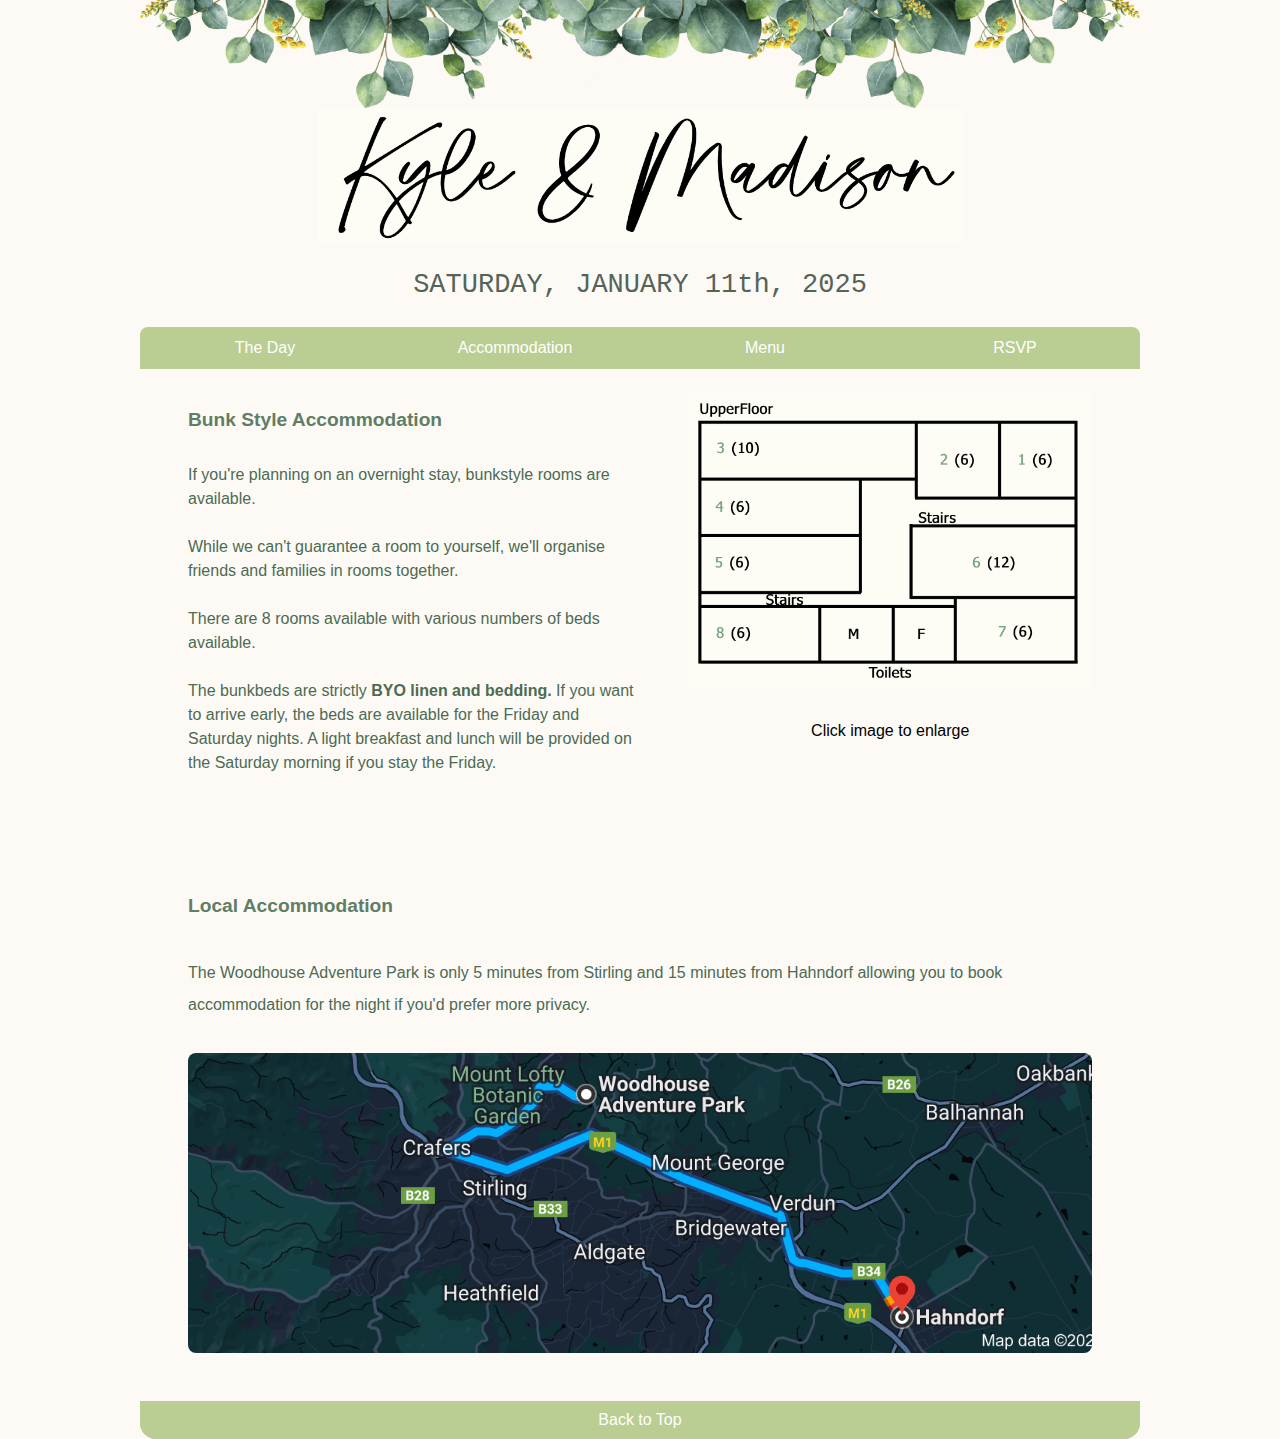
<file: accommodation.html>
<!DOCTYPE html>
<html lang="en">
<head>
    <meta name="color-scheme" content="light only">
    <meta name="description" content="Your invitation to Kyle and Madi's Wedding">
    <meta charset="UTF-8">
    <meta name="viewport" content="width=device-width, initial-scale=1.0">
    <title>Kyle and Madi Say I do!</title>
    <link rel="stylesheet" href="stylesheet.css?version=1">
</head>
<body> 
<div class="container-body">
    <div class="container-header">
        <div class="bannerimage"></div>    
            <a href="index" class="hef">
                <div class="titlecard"></div>
            </a>
        <p class="date">SATURDAY, JANUARY 11th, 2025</p>
        <div class="menu">
            <div>
            <a href="theday">
              The Day
            </a>
          </div>
          <div>
            <a href="accommodation">
              Accommodation
            </a>
          </div>
          <div>
            <a href="themenu">
              Menu
            </a>
          </div>
          <div>
            <a href="rsvp">
              RSVP
            </a>
          </div>
        </div>
    </div>
        <main>
            
            <div class="textcontainer grid2">
                <div class="textboxs">
                <h1 class="acomh1">Bunk Style Accommodation</h1>
                <P class="acomtext">If you're planning on an overnight stay, bunkstyle rooms are available.<br><br>
                While we can't guarantee a room to yourself, we'll organise friends and families in rooms together.<br><br>
                There are 8 rooms available with various numbers of beds available.<br><br>
                The bunkbeds are strictly <b>BYO linen and bedding.</b>
                If you want to arrive early, the beds are available for the Friday and Saturday nights. 
                A light breakfast and lunch will be provided on the Saturday morning if you stay the Friday.
            </P>
            </div>
            <div class="image-container">
                <img id="bunkimage" src="floorplan.jpg" alt="Manor Floor plan" class="thumbnail">
                <p>Click image to enlarge</p>
            </div>
            
            <!-- The Modal -->
            <div id="imageModal" class="modal">
                <span class="close">&times;</span>
                <img class="modal-content" id="img01">
                <div id="caption"></div>
            </div>
            </div>

            <div class="textbox1">
                <h1 class="acomh2">Local Accommodation</h1>
                <p class="localacom">The Woodhouse Adventure Park is only 5 minutes from Stirling and 15 minutes from Hahndorf
                    allowing you to book accommodation for the night if you'd prefer more privacy.
                </p>

                <div class="hahndorf"></div>
            </div>


        </main>

        <script>
            document.addEventListener('DOMContentLoaded', function() {
                // Get the modal
                var modal = document.getElementById("imageModal");
            
                // Get the image and insert it inside the modal
                var img = document.getElementById("bunkimage");
                var modalImg = document.getElementById("img01");
                var captionText = document.getElementById("caption");
            
                img.onclick = function() {
                    modal.style.display = "block";
                    modalImg.src = this.src;
                    captionText.innerHTML = this.alt;
                }
            
                // Get the <span> element that closes the modal
                var span = document.getElementsByClassName("close")[0];
            
                // When the user clicks on <span> (x), close the modal
                span.onclick = function() { 
                    modal.style.display = "none";
                }
            });
            </script>

       <footer>
        <a href="#" class="buttonbtt">Back to Top</a>
       </footer>
    </div>
</body>
</html>
</file>
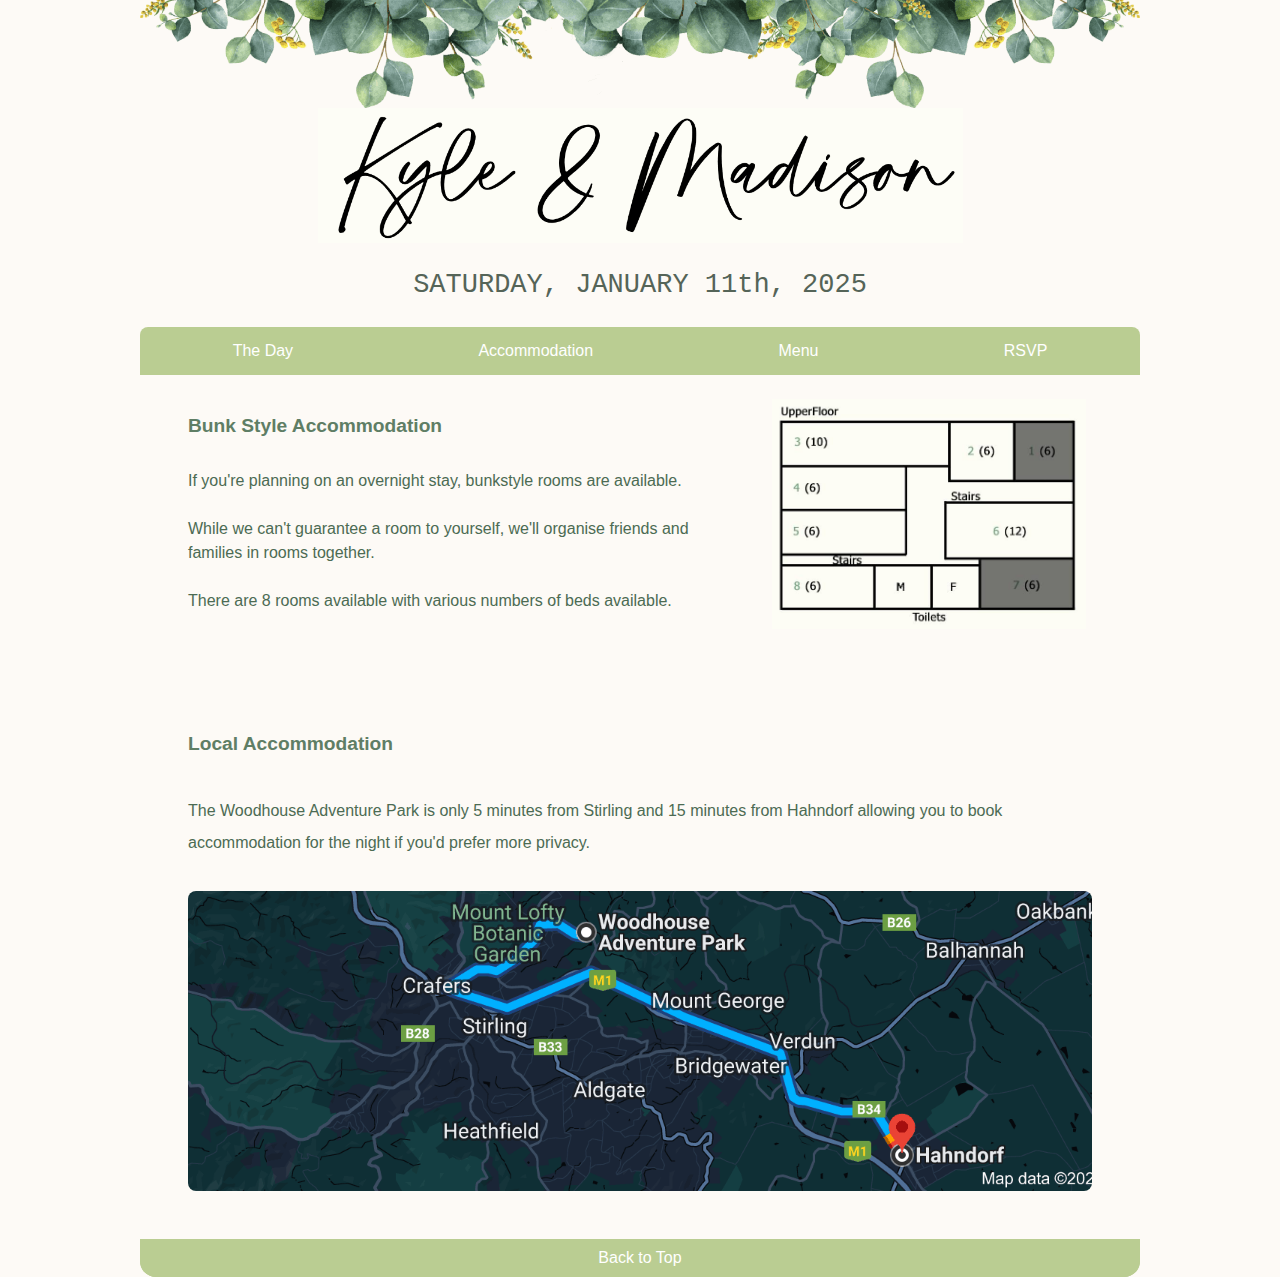
<file: accommodationBASIC.html>
<!DOCTYPE html>
<html lang="en">
<head>
    <meta charset="UTF-8">
    <meta name="viewport" content="width=device-width, initial-scale=1.0">
    <title>Wedding Invitation</title>
   <link rel="stylesheet" href="stylesheet.css">
</head>
<body> 
<div class="container-body">
    <div class="container-header">
        <div class="bannerimage"></div>    
            <a href="index.html" class="hef">
                <div class="titlecard"></div>
            </a>
        <p class="date">SATURDAY, JANUARY 11th, 2025</p>
            <div class="navigation">
                <a href="theday.html" class="button-nav">The Day</a>
                <a href="accommodation.html" class="button-nav">Accommodation</a>
                <a href="themenu.html" class="button-nav">Menu</a>
                <a href="rsvp.html" class="button-nav">RSVP</a>
            </div>
    </div>
        <main>
            
            <div class="textcontainer grid2">
                <div class="textboxs">
                <h1 class="acomh1">Bunk Style Accommodation</h1>
                <P class="acomtext">If you're planning on an overnight stay, bunkstyle rooms are available.<br><br>
                While we can't guarantee a room to yourself, we'll organise friends and families in rooms together.<br><br>
                There are 8 rooms available with various numbers of beds available.
            </P>
            </div>
            <div class="bunkimage"></div>
            </div>

            <div class="textbox1">
                <h1 class="acomh2">Local Accommodation</h1>
                <p class="localacom">The Woodhouse Adventure Park is only 5 minutes from Stirling and 15 minutes from Hahndorf
                    allowing you to book accommodation for the night if you'd prefer more privacy.
                </p>

                <div class="hahndorf"></div>
            </div>


        </main>

       <footer>
        <a href="#" class="buttonbtt">Back to Top</a>
       </footer>
    </div>
</body>
</html>
</file>
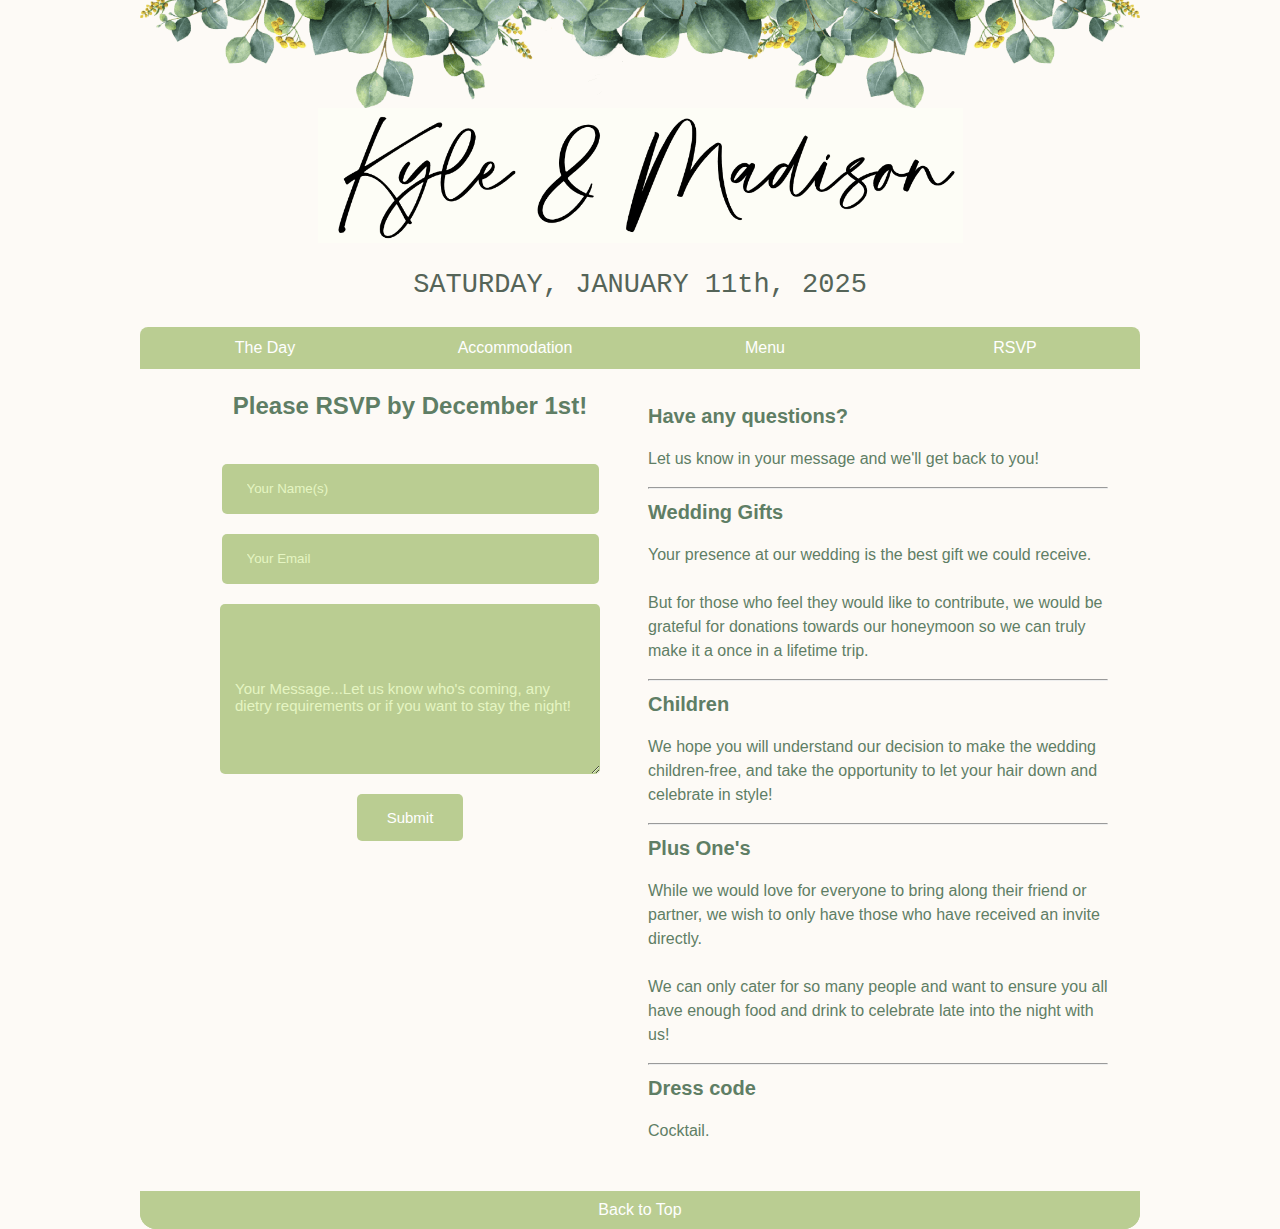
<file: rsvp.html>
<!DOCTYPE html>
<html lang="en">
<head>
    <meta name="color-scheme" content="light only">
    <meta name="description" content="Your invitation to Kyle and Madi's Wedding">
    <meta charset="UTF-8">
    <meta name="viewport" content="width=device-width, initial-scale=1.0">
    <title>Kyle and Madi Say I do!</title>
    <link rel="stylesheet" href="stylesheet.css?version=1">
</head>
<body> 
<div class="container-body">
    <div class="container-header">
        <div class="bannerimage"></div>    
            <a href="index" class="hef">
                <div class="titlecard"></div>
            </a>
        <p class="date">SATURDAY, JANUARY 11th, 2025</p>
        <div class="menu">
            <div>
            <a href="theday">
              The Day
            </a>
          </div>
          <div>
            <a href="accommodation">
              Accommodation
            </a>
          </div>
          <div>
            <a href="themenu">
              Menu
            </a>
          </div>
          <div>
            <a href="rsvp">
              RSVP
            </a>
          </div>
        </div>
    </div>

    <main>
          
        <div class="contact-container">
            <form action="https://api.web3forms.com/submit" method="POST" class="contact-left">
                <div class="contact-left-title">
                    <h2>Please RSVP by December 1st!</h2>
                </div>
                <input type="hidden" name="access_key" value="e7132b1d-bf76-4880-bef2-07ee915487bc">
                <input type="text" name="name" placeholder="Your Name(s)" class="contact-inputs" required>
                <input type="email" name="email" placeholder="Your Email" class="contact-inputs" required>
                <textarea name="message" placeholder="Your Message...Let us know who's coming, any dietry requirements or if you want to stay the night!" class="contact-inputs" required></textarea>
                <button type="submit" class="subbut">Submit</button>
            </form>
            <div class="contact-right">
                <div class="rsvph2">Have any questions?<br></div>
                <p class="rsvptext">Let us know in your message and we'll get back to you!</p>
                <hr>
                <div class="rsvph2">Wedding Gifts</div>
                <p class="rsvptext">Your presence at our wedding is the best gift we could receive.<br><br>
                    But for those who feel they would like to contribute, we would be grateful for donations
                    towards our honeymoon so we can truly make it a once in a lifetime trip.
                </p>
                <hr>
                <div class="rsvph2">Children</div>
                <p class="rsvptext">We hope you will understand our decision to make the wedding children-free, and take the opportunity
                    to let your hair down and celebrate in style!
                </p>
                <hr>
                <div class="rsvph2">Plus One's</div>
                <p class="rsvptext">While we would love for everyone to bring along their friend or partner, we wish to only have those
                    who have received an invite directly. <br><br>
                    We can only cater for so many people and want to ensure you all have enough food and drink
                    to celebrate late into the night with us!
                </p>
              </p>
              <hr>
              <div class="rsvph2">Dress code</div>
              <p class="rsvptext">Cocktail.
              </p>
            </div>
        </div>

    </main>

   <footer>
    <a href="#" class="buttonbtt">Back to Top</a>
   </footer>
</div>
</body>
</html>
</file>
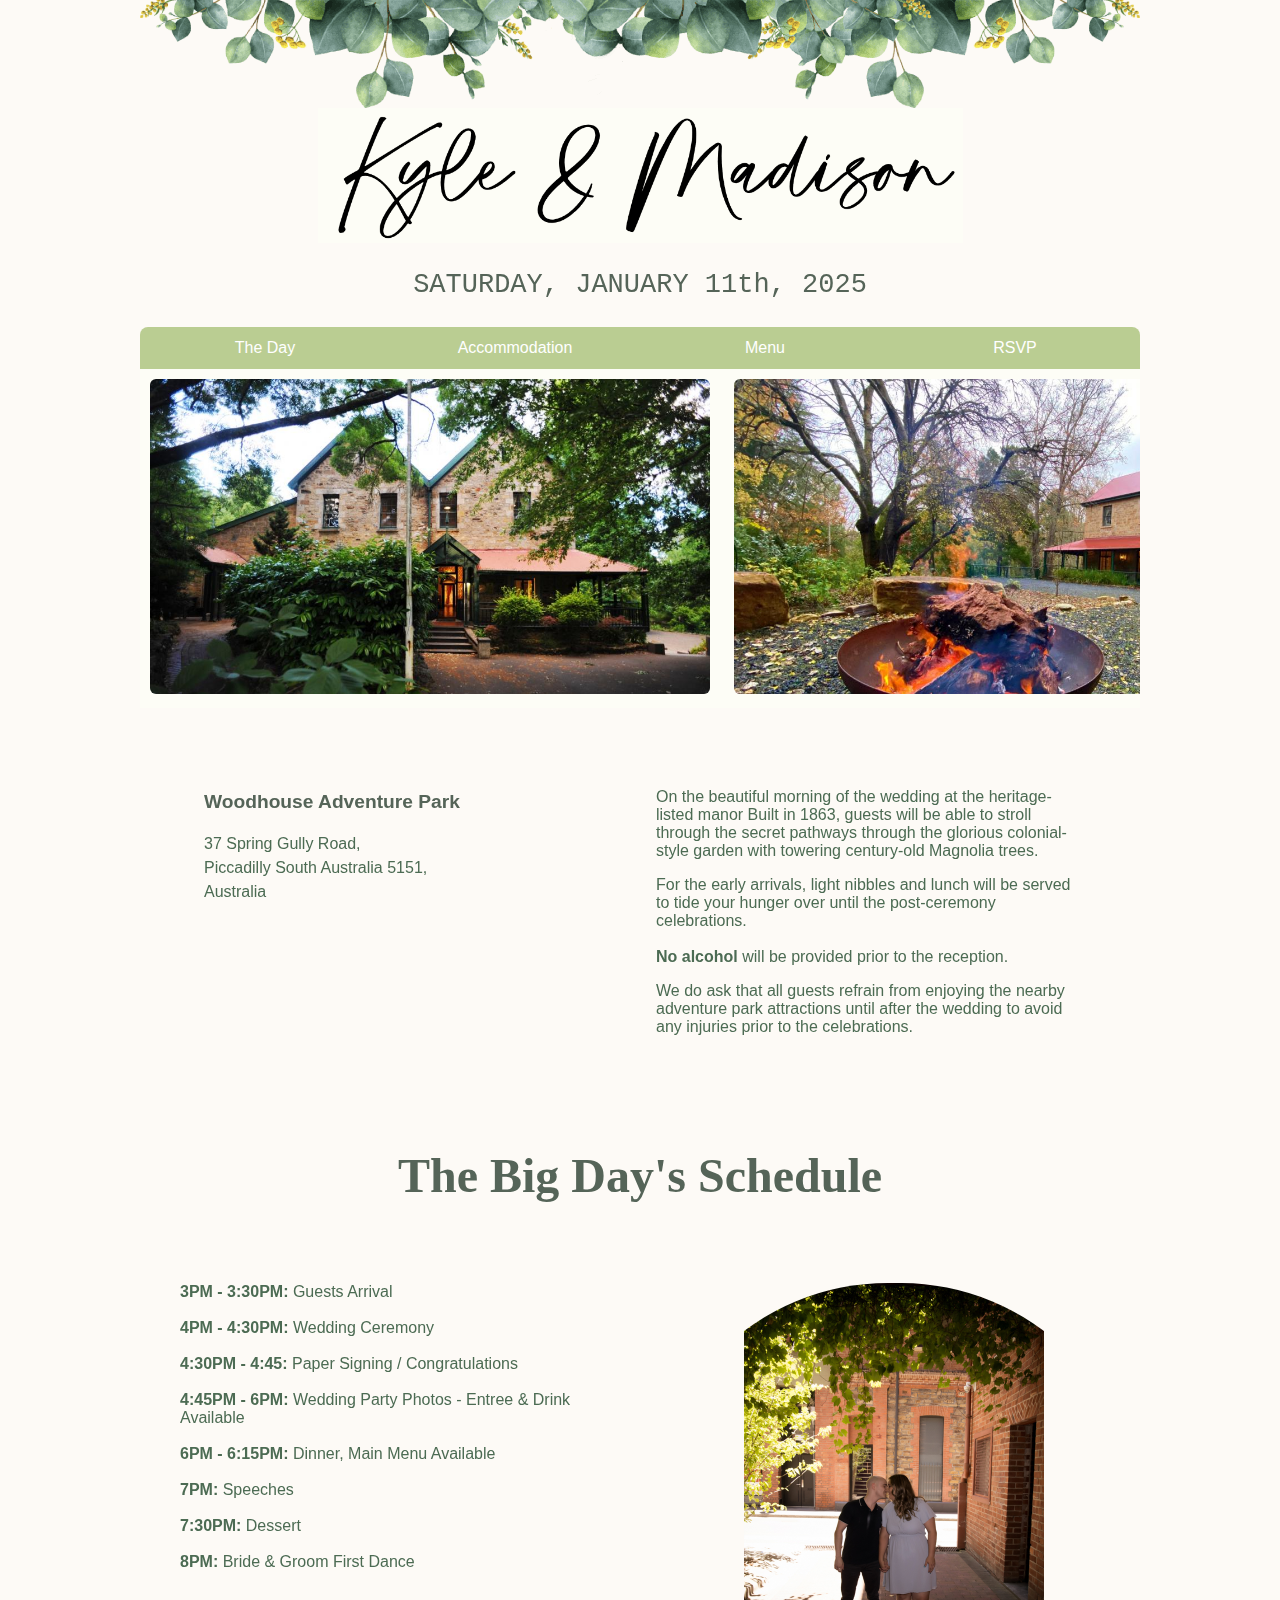
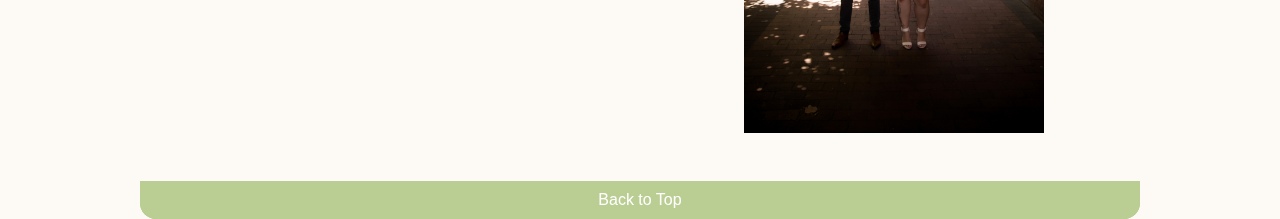
<file: theday.html>
<!DOCTYPE html>
<html lang="en">
<head>
    <meta name="color-scheme" content="light only">
    <meta name="description" content="Your invitation to Kyle and Madi's Wedding">
    <meta charset="UTF-8">
    <meta name="viewport" content="width=device-width, initial-scale=1.0">
    <title>Kyle and Madi Say I do!</title>
    <link rel="stylesheet" href="stylesheet.css?version=1">
</head>
<body> 
<div class="container-body">
    <div class="container-header">
        <div class="bannerimage"></div>    
            <a href="index" class="hef">
                <div class="titlecard"></div>
            </a>
        <p class="date">SATURDAY, JANUARY 11th, 2025</p>
        <div class="menu">
            <div>
            <a href="theday">
              The Day
            </a>
          </div>
          <div>
            <a href="accommodation">
              Accommodation
            </a>
          </div>
          <div>
            <a href="themenu">
              Menu
            </a>
          </div>
          <div>
            <a href="rsvp">
              RSVP
            </a>
          </div>
        </div>
    </div>
<main>
    <div class="scroll-container">
        <img class="scrollimage" src="Old-Woodhouse-Manor-Front-Entrance.jpg" alt="Front Entrance">
        <img class="scrollimage" src="Old-Woodhouse-Manor-Fire-Pit-and-Gravel-Courtyard.jpg" alt="Fire Pit">
        <img class="scrollimage" src="Old-Woodhouse-Manor-Garden.jpg" alt="Garden">
        <img class="scrollimage" src="Old-Woodhouse-Manor-Waterfall.jpg" alt="Waterfalls">
        <img class="scrollimage" src="Challenge-Hill-More2.png" alt="Challenge Hill">
      </div>

      <div class="parent">
        <div class="child1">
            <p class="woodhousetitle">Woodhouse Adventure Park</p>
            <p class="address">37 Spring Gully Road,<br>
            Piccadilly South Australia 5151,<br>
            Australia</p>
        </div>
        <div class="child2">
            <p>On the beautiful morning of the wedding at the heritage-listed manor Built in 1863, guests will be able to stroll through the secret pathways through the glorious colonial-style garden with towering century-old Magnolia trees.</p>
            <p>For the early arrivals, light nibbles and lunch will be served to tide your hunger over until the post-ceremony celebrations. <br><br><b>No alcohol</b> will be provided prior to the reception.</p>
            <p>We do ask that all guests refrain from enjoying the nearby adventure park attractions until after the wedding to avoid any injuries prior to the celebrations.</p>
        </div>
    </div>
    
    <div class="bigday">The Big Day's Schedule

            <div class="schedule">
                <ul class="schedulelist">
                    <li><b>3PM - 3:30PM:</b> Guests Arrival</li><br>
                    <li><b>4PM - 4:30PM:</b> Wedding Ceremony</li><br>
                    <li><b>4:30PM - 4:45:</b> Paper Signing / Congratulations</li><br>
                    <li><b>4:45PM - 6PM:</b> Wedding Party Photos - Entree & Drink Available</li><br>
                    <li><b>6PM - 6:15PM:</b> Dinner, Main Menu Available</li><br>
                    <li><b>7PM:</b> Speeches</li><br>
                    <li><b>7:30PM:</b> Dessert</li><br>
                    <li><b>8PM:</b> Bride & Groom First Dance</li><br> 
                </ul>
                <div class="schdbox"></div> 
            </div>
        
    </div>

       <footer>
        <a href="#" class="buttonbtt">Back to Top</a>
       </footer>
       
</main>
    
</div>
</body>
</html>
</file>
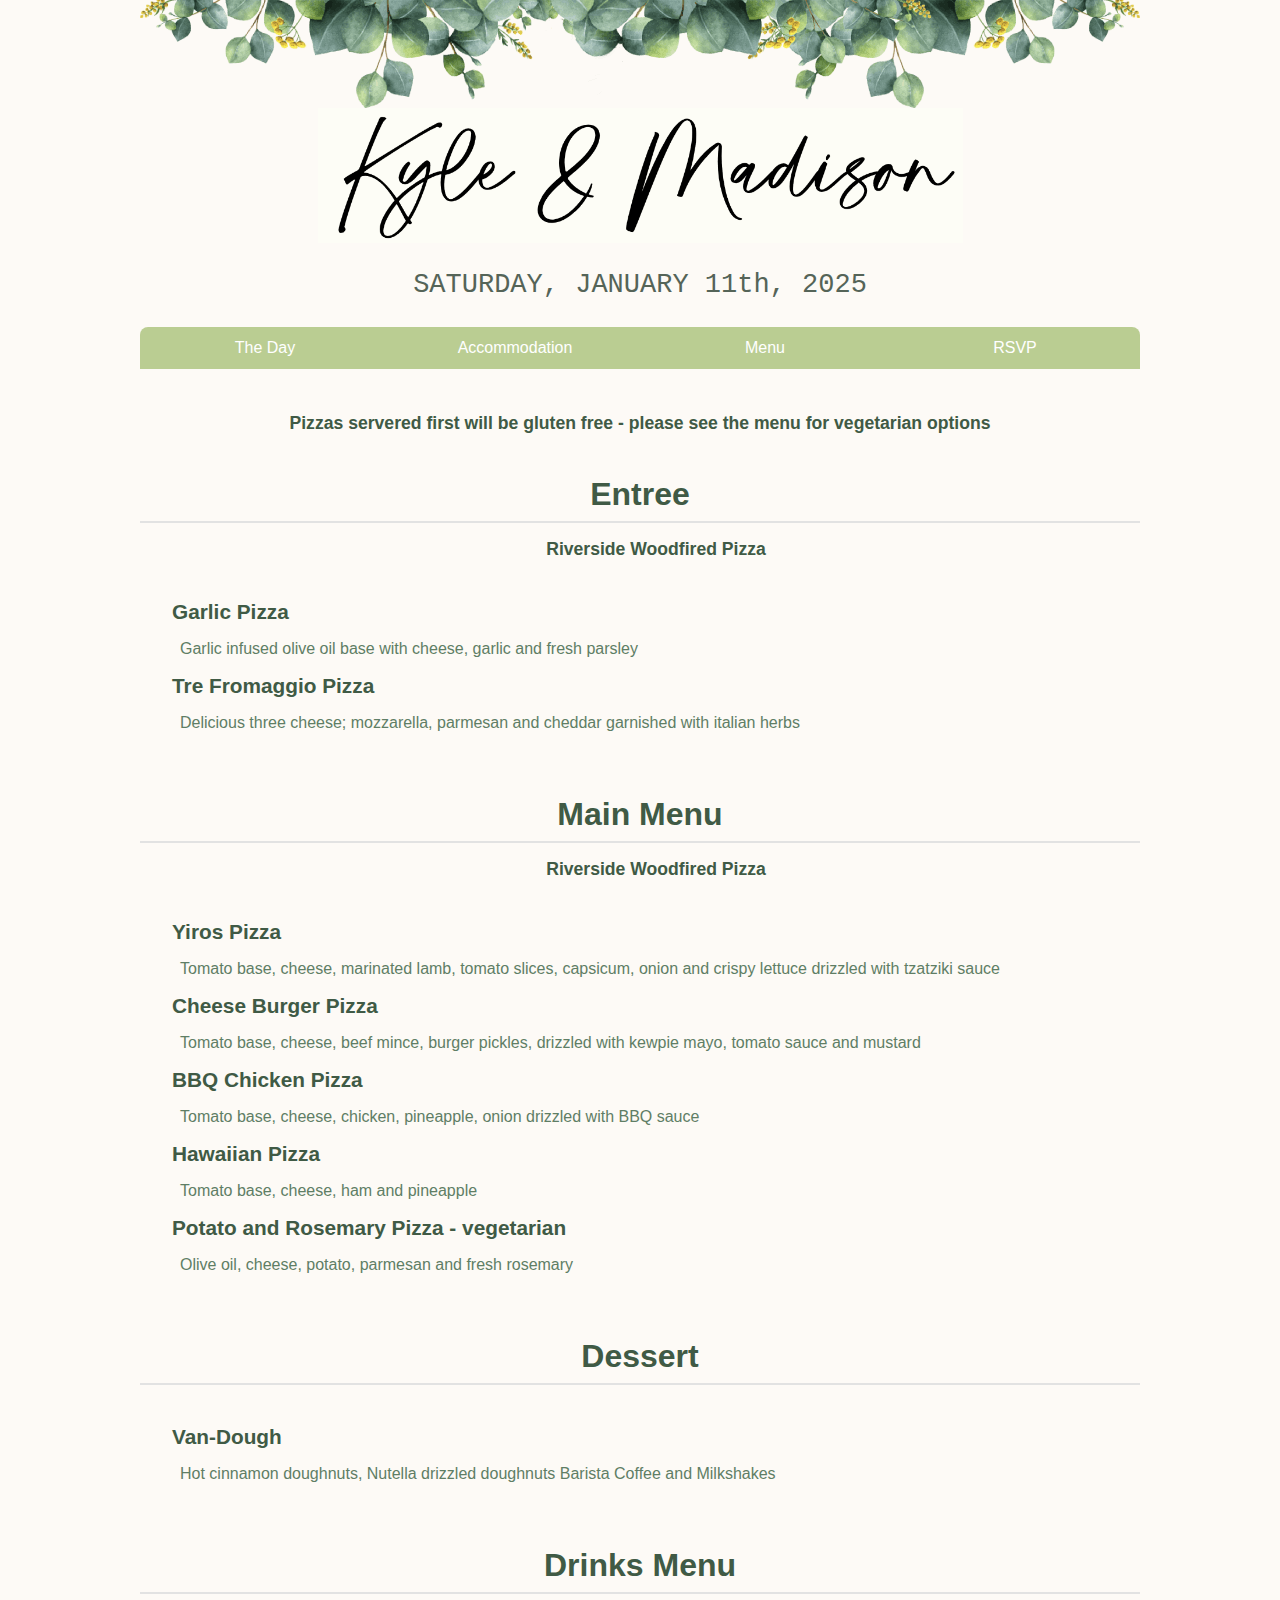
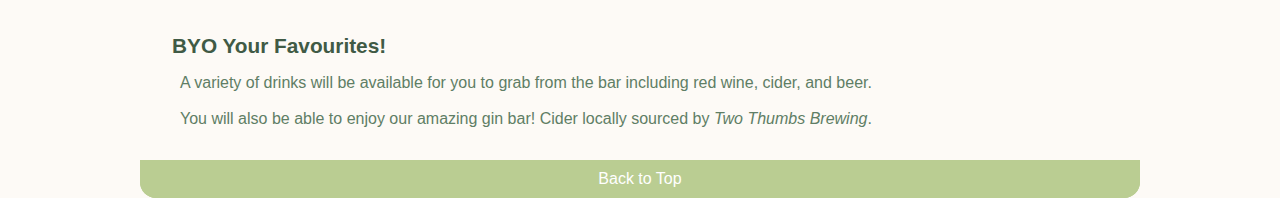
<file: themenu.html>
<!DOCTYPE html>
<html lang="en">
<head>
    <meta name="color-scheme" content="light only">
    <meta name="description" content="Your invitation to Kyle and Madi's Wedding">
    <meta charset="UTF-8">
    <meta name="viewport" content="width=device-width, initial-scale=1.0">
    <title>Kyle and Madi Say I do!</title>
    <link rel="stylesheet" href="stylesheet.css?version=1">
</head>
<body> 
<div class="container-body">
    <div class="container-header">
        <div class="bannerimage"></div>    
            <a href="index" class="hef">
                <div class="titlecard"></div>
            </a>
        <p class="date">SATURDAY, JANUARY 11th, 2025</p>
        <div class="menu">
            <div>
            <a href="theday">
              The Day
            </a>
          </div>
          <div>
            <a href="accommodation">
              Accommodation
            </a>
          </div>
          <div>
            <a href="themenu">
              Menu
            </a>
          </div>
          <div>
            <a href="rsvp">
              RSVP
            </a>
          </div>
        </div>
    </div>
    <main>
    
        <div class="mainmenu">
            <div class="menufood"><br><Br>
              <h1 class="foodtitle1">Pizzas servered first will be gluten free - please see the menu for vegetarian options</h1><br>
                <h1 class="menufoodheader">Entree</h1>
                <h2 class="foodtitle1">Riverside Woodfired Pizza</h2>
                <div class="menufoodtext">
                    <h2 class="foodtitle">Garlic Pizza</h2>
                    <p class="food">Garlic infused olive oil base with cheese, garlic and fresh parsley</p>
                                       
                    <h2 class="foodtitle">Tre Fromaggio Pizza</h2>
                    <p class="food">Delicious three cheese; mozzarella, parmesan and cheddar garnished with italian herbs</p>
                </div>
        
                <h1 class="menufoodheader">Main Menu</h1>
                <h2 class="foodtitle1">Riverside Woodfired Pizza</h2>
                <div class="menufoodtext">
                    <h2 class="foodtitle">Yiros Pizza</h2>
                    <p class="food">Tomato base, cheese, marinated lamb, tomato slices, capsicum, onion and crispy lettuce drizzled with tzatziki sauce</p>
                    
                    <h2 class="foodtitle">Cheese Burger Pizza</h2>
                    <p class="food">Tomato base, cheese, beef mince, burger pickles, drizzled with kewpie mayo, tomato sauce and mustard</p>
                    
                    <h2 class="foodtitle">BBQ Chicken Pizza</h2>
                    <p class="food">Tomato base, cheese, chicken, pineapple, onion drizzled with BBQ sauce</p>
                    
                    <h2 class="foodtitle">Hawaiian Pizza</h2>
                    <p class="food">Tomato base, cheese, ham and pineapple</p>
                    
                    <h2 class="foodtitle">Potato and Rosemary Pizza - vegetarian</h2>
                    <p class="food">Olive oil, cheese, potato, parmesan and fresh rosemary</p>
                </div>
        
                <h1 class="menufoodheader">Dessert</h1>
                <div class="menufoodtext">
                    <h2 class="foodtitle">Van-Dough</h2>
                    <p class="food">Hot cinnamon doughnuts, Nutella drizzled doughnuts Barista Coffee and Milkshakes</p>
                    
                </div>
            </div>
        </div>
        
        <div class="drinksmenu">
            <div class="drinkstitle">Drinks Menu</div>
            <div class="drinkstext">
                <h2 class="foodtitle">BYO Your Favourites!</h2>
                <p class="food">
                    A variety of drinks will be available for you to grab from the bar including red wine, cider, and beer.
                    <br><br>You will also be able to enjoy our amazing gin bar! 
                    Cider locally sourced by <i>Two Thumbs Brewing</i>.
                </p>
            </div>
        </div>

    </main>

    <footer>
        <a href="#" class="buttonbtt">Back to Top</a>
       </footer>
</div>
</body>
</html>
</file>
<file: stylesheet.css>
/*Body*/

body {
    font-family:'Lucida Sans', 'Lucida Sans Regular', 'Lucida Grande', 'Lucida Sans Unicode', Geneva, Verdana, sans-serif;
    background-color: #fdfaf6;
    margin: 0 0;
    display: flex;
    height: 100%;
}

:root {
    color-scheme: light only;
}

html, body { background: #fdfaf6!important;}

.container-body {
    width: 1000px;
    margin: 0 auto;
    padding: 0px;
    background-color: #fdfaf6;
    border-radius: 1rem;
}

b {
    font-weight:900;
}

@media only screen and (max-width: 480px) {
    .container-body {
        width: 100%;
        margin: auto;
    }
}

/*Header*/

.container-header {
    margin: auto;
}

.bannerimage {
    background: url(leafbanner.png);
    background-size: contain;
    background-repeat: no-repeat;
    height: 108px;
    width: 100%;
    margin: 0;
}

.titlecard {
    background-image: url(namesbanner.PNG);
    height: 15vh;
    background-position: center;
    background-repeat: no-repeat;    
    background-size: contain;
    margin: 0;
}

.date {
    text-align: center;
    font-size: 3vh;
    margin-bottom: 2.5;
    font-family:'Courier New', Courier, monospace;
    color: #556458;
}

.navigation {
    display: grid;
    margin: 0 0;
    padding: 0 0;
    grid-template-columns: auto auto auto auto;
    width: 100%;
    background: #BACD92;
    border-radius: 0.5rem 0.5rem 0 0;
}

.button-nav {
    text-align: center;
    padding: 15px;
    background-color: #BACD92;
    color: #ffffff;
    text-decoration: none;
    margin-left: auto;
    margin-right: auto;
    transition: background-color 0.4s ease-in-out;
    border-radius: 2px;
}

.button-nav:hover {
    background-color: #75A47F;
    border-radius: 2px;
}

.menu{
    display: flex;
    flex-direction: row;
    justify-content: space-between;
    width:100%;
    border-radius: 0.5rem 0.5rem 0 0;
    overflow: hidden;
  }

.menu > div{
    background:#BACD92;
    width: 100%;
    text-align: center;
    transition: background 299ms;
    cursor: pointer;
    display: flex;
    justify-content: center;
 }

.menu > div > a{

    padding:0.75rem 0.5rem;
    width:100%;
    display: block;
    height: 100%;
    
}

.menu > div:hover{
    background: #75A47F;
  }
.menu > div > a {
    text-decoration: none;
    color: white;
}

@media only screen and (max-width: 480px) {
    .container-header {
        margin: auto;
    }
    .bannerimage {
        margin: auto;
        height: 40px;
        background-position: center;
    }
    .titlecard {
        max-height: 12vh;
        max-width: 100%;
    }
    .date {
        font-size: 2.5vh;
    }
    .navigation {
        max-width: 100%;
    }
    .button-nav {
        padding: 12px 0;
        border-radius: 0;
    }
    .button-nav:hover{
        border-radius: 0;
    }
    .menu {
        text-align: center;
    }
}

/* Body */

.mainpageimage {
    max-width: 100%;
    height: 450px;
    margin: 0;
    padding: 0;
    background-image: url(BG2.jpg);
    background-repeat: no-repeat;
    background-size: cover;
    background-position: center;
    border-radius: 0 0 0.5rem 0.5rem;
}

.indeximage {
    width: 100%;
    height: auto;
    border-radius: 0 0 0.5rem 0.5rem;
    padding: 0;
}

main {
    max-width: 1000px;
    width: 100%;
}

.scroll-container {
    background-color: #FDFDF6;
    overflow-x: auto;
    white-space: nowrap;
    padding: 0;
    margin: 0;
}

.scrollimage {
    border-radius: 1rem;
}

.scroll-container img {
    padding: 10px;
    height: 35vh;
}

::-webkit-scrollbar {
    background: #BACD92;
    border-radius: 0.5rem;
}

::-webkit-scrollbar-thumb {
    background: #75A47F;
    border-radius: 0.5rem;
}

::-webkit-scrollbar-thumb:hover {
    background: #4c6b53;
}

.woodhousetitle {
    font-size: larger;
    font-weight: bolder;
    color: #556458;
}

.address {
    line-height: 1.5;
    color: #4c6b53;
}

.parent {
    display: flex;
    justify-content: space-between; 
    align-items: flex-start; 
    padding: 2rem;
    margin: 1rem;
    flex-wrap: wrap;
} 

.child1, .child2 {
    padding: 1rem;
    color: #4c6b53;
    box-sizing: border-box;
    flex: 1;
    min-width: 0;
}

.bigday {
    margin: 3rem auto;
    text-align: center;
    font-family: 'Times New Roman', Times, serif;
    color: #556458;
    font-size: 3rem;
    font-weight: bold;
    max-width: 1000px;
}

.schedule {
    padding: auto;
    margin-top: 5rem;
    gap: 1rem; 
    font-family:'Lucida Sans', 'Lucida Sans Regular', 'Lucida Grande', 'Lucida Sans Unicode', Geneva, Verdana, sans-serif;
    font-size: medium;
    font-weight: lighter;
    display: grid;
    grid-template-columns: 1fr 1fr;
}

.schedulelist {
    color: #4c6b53;
    list-style: none;
    text-align: left;
    margin: 0;
}

.schdbox {
    height: 50vh;
    background-image: url(0F5A1286.jpg);
    background-repeat: no-repeat;
    background-size: contain;
    background-position: center;
    margin: 0;
    border-radius: 15rem 15rem 0 0;
}

.textcontainer {
    max-width: 100%;
    text-align: none;
    line-height: 2;
    margin: 1.5rem auto;
    padding: 0 3rem;
}

h1 {
    color: #5f7e65;
    width: 100%;
    margin: 0.5rem 0;
}

h2 {
    color: #5f7e65;
    width: 100%;
    margin: 0.5rem 1rem;
}

.bigday {
    margin: 3rem auto;
    text-align: center;
    font-family:'Times New Roman', Times, serif;
}

.acomh1 {
    display: inline-block;
    width: auto;
    color: #5f7e65;
    font-size: larger;
}

.acomh2 {
    display: inline-block;
    width: auto;
    color: #5f7e65;
    font-size: larger;
    margin-top: 5rem;
}

.acomtext {
    text-align: left;
    line-height: 1.5;
    color: #4c6b53;
}

.textboxs{
    display: inline-block;
    max-width: 90%;
}

.textbox1 {
    max-width: 100%;
    margin: 1rem 3rem;

}

.localacom {
    margin: 2rem 0;
    color: #4c6b53;
    line-height: 2;
}

.bunkimage {
    display: inline-block;
    background-image: url(floorplan1.jpg);
    background-repeat: no-repeat;
    background-size: contain;
    width: 25vw;
    height: auto;
    margin: 0 auto;
}

.hahndorf {
    background-image: url(hahndorf.png);
    background-size: cover;
    height: 300px;
    border-radius: 0.5rem;
    margin-bottom: 3rem;
}

.grid2 {
    display: grid;
    grid-template-columns: auto auto;
}

.menufood, .menufoodtext {
    margin-bottom: 2rem;
}

.menufoodtext {
    padding: 1rem;
}

.foodtitle1 {
    font-size: 1.1rem;
    margin-bottom: 1rem;
    color: #405a45;
    text-align: center;
}

.foodtitle {
    font-size: 1.3rem;
    margin-bottom: 1rem;
    color: #405a45;
    text-align: left;
}

.food {
    margin-bottom: 1rem;
    margin-left: 1.5rem;
    font-size: 1rem;
    color: #5f7e65;
}

.menufoodheader {
    font-size: 2rem;
    margin-bottom: 1rem;
    color: #405a45;
    text-align: center;
    border-bottom: 2px solid #e2e2e2;
    padding-bottom: 0.5rem;
}

.drinkstitle {
    font-size: 2rem;
    font-weight: bold;
    margin-bottom: 1rem;
    color: #405a45;
    text-align: center;
    border-bottom: 2px solid #e2e2e2;
    padding-bottom: 0.5rem;
}

.drinkstext {
    border-radius: 5px;
    padding: 1rem;
}

.drinks, .drink {
    margin-bottom: 1rem;
    margin-left: 1.5rem;
    font-size: 1rem;
    color: #5f7e65;
}

.drinks i {
    font-style: italic;
}

.contact-container {
    align-items: center;
    justify-content: space-evenly;
    margin: 0 2rem;
    display: grid;
    grid-template-columns: 1fr 1fr;
}

.contact-left-title {
    margin: 1rem;
}

.contact-left {
    display: flex;
    flex-direction: column;
    align-items: center;
    gap: 20px;
    width: 100%;
    margin-top: -22rem;
}

@media only screen and (max-width: 480px) {
    .contact-left {
        display: flex;
        flex-direction: column;
        align-items: center;
        gap: 20px;
        width: 100%;
        margin-top: 0rem;
    }
    .contact-left-title {
        align-items: center;
        justify-content: center;
        margin: 1rem;
        width: 100%;
        font-size: small;
    }
    .foodtitle1 {
        display:block;
        align-items: center;
        align-self: center;
    }
}

.contact-right {
    width: 100%;
    margin:2rem 0;
    height: auto;
    line-height: 1.5;
    color: #354e3b;
}

.rsvptext {
    font-size: 1rem;
    color: #5f7e65;
}

.rsvph2 {
    color: #5f7e65;
    font-size: 20px;
    font-weight: bolder;
}

.contact-inputs {
    color: #e5f5c2;
    width: 350px;
    height: 3rem;
    border:none;
    outline:none;
    padding-left: 25px;
    font-weight: 500;
    background:#BACD92;
    border-radius: 5px;
    margin: 0 3rem;
    transition: all 0.4s ease-in-out;
}

::placeholder {
    color: #e5f5c2;
}

.contact-left textarea {
    height: 140px;
    padding: 15px;
    border-radius: 5px;
}

textarea {
    font-family: Arial, Helvetica, sans-serif;
    font-size: 15px;
    align-content: center;
}

.contact-inputs:focus {
    color: whitesmoke;
    background: #75A47F;
    
}

.subbut {
    display: flex;
    align-items: center;
    padding: 15px 30px;
    font-size: 15px;
    color: white;
    gap: 10px;
    border: none;
    border-radius: 5px;
    background: #BACD92;
    margin: 0 3rem;
    transition: background-color 0.4s ease-in-out;
}

.subbut:hover {
    background: #75A47F;
    cursor:pointer;
}

.image-container {
    text-align: center;
}

/* Thumbnail image */
.thumbnail {
    max-width: 100%;
    height: auto;
    cursor: pointer;
    transition: 0.3s;
}

.thumbnail:hover {
    opacity: 0.7;
}

/* Modal styles */
.modal {
    display: none; 
    position: fixed; 
    z-index: 1; 
    padding-top: 100px; 
    left: 0;
    top: 0;
    width: 100%;
    height: 100%; 
    overflow: auto; 
    background-color: rgba(0,0,0,0.9);
}

.modal-content {
    margin: auto;
    display: block;
    width: 80%;
    max-width: 700px;
}

#caption {
    margin: auto;
    display: block;
    width: 80%;
    max-width: 700px;
    text-align: center;
    color: #ccc;
    padding: 10px 0;
    height: 150px;
}

.modal-content, #caption {  
    -webkit-animation-name: zoom;
    -webkit-animation-duration: 0.6s;
    animation-name: zoom;
    animation-duration: 0.6s;
}

@-webkit-keyframes zoom {
    from {-webkit-transform: scale(0)} 
    to {-webkit-transform: scale(1)}
}

@keyframes zoom {
    from {transform: scale(0.1)} 
    to {transform: scale(1)}
}

/* Close button */
.close {
    position: absolute;
    top: 35px;
    right: 35px;
    color: #f1f1f1;
    font-size: 40px;
    font-weight: bold;
    transition: 0.3s;
}

.close:hover,
.close:focus {
    color: #bbb;
    text-decoration: none;
    cursor: pointer;
}

@media only screen and (max-width: 480px) {
    main {
        width: 100%;
        height: auto;
        margin: auto;
        overflow: hidden;
        display: flex;
        flex-wrap: wrap;
    }
    .mainpageimage {
        width: 100vw;
        height: 30vh;
        margin: 0;
        padding: 0;
        background-image: url(BG2.jpg);
        background-repeat: no-repeat;
        background-size: cover;
        background-position: center;
        border-radius: 0 0 0.5rem 0.5rem;
        overflow: hidden;
        display: flex;
        flex-wrap: wrap;
    }
    .indeximage {
        width: 100%;
        height: auto;
        border-radius: 0 0 0.5rem 0.5rem;
        margin: 0;
        padding: 0;
    }
    .scroll-container {
        max-width: 100vw;
    }
    .parent {
        display: block;
        width: 100vw;
        padding: 1rem;
    }
    .child1, .child2 {
        display: block;
        width: 100%;
        padding-bottom: 2rem;
        box-sizing: border-box;
    }
    .child2 {
        line-height: 2;
    }
    .bigday {
        font-size: 2rem;
        margin: 0;
    }
    .schedule {
        grid-template-columns: 1fr;
        padding: 2rem 0;
    }
    .schdbox {
        width: 100%;
        height: 70vh; 
        border-radius: 15rem 15rem 0 0;
        margin-top: 3rem;
    }
    .acomh1 {
        font-size: 1.5rem;
        display: flex;
    }
    .grid2 {
        grid-template-columns: 1fr;
    }
    .bunkimage {
        height: 1000%;
        width: 80vw;
        margin: 1rem -0.5rem;
        margin-bottom: 8rem;
    }
    .hahndorf {
        visibility: hidden;
        margin: -10rem;
    }
    .food {
        line-height: 1.5;
    }
    .contact-container {
        width: 100%;
        display: grid;
        grid-template-columns: 1fr;
    }
    .contact-inputs {
        max-width: 300px;
        color: #e5f5c2;
        width: 100%;
        height: 50px;
        border:none;
        outline:none;
        padding-left: 25px;
        font-weight: 500;
        background:#BACD92;
        border-radius: 5px;
        margin: 0 auto;
        transition: all 0.4s ease-in-out;
    }
    textarea {
        font-family: Arial, Helvetica, sans-serif;
        font-size: 15px;
        align-content: center;
        max-width: 100%;
        
    }
    .contact-right {
        width: 100%;
        max-width: 300px;
        margin-top: 3rem;
    }
    .subbut {
        margin: auto;
    }
}


/* Footer */

footer {
    display: grid;
    margin: auto 0;
    padding: 0 0;
    grid-template-columns: auto;
    width: 100%;
    background: #BACD92;
    border-radius: 0 0 1rem 1rem;
}

.buttonbtt {
    text-align: center;
    width: 100%;
    padding: 10px 0;
    background-color: #BACD92;
    color: #ffffff;
    text-decoration: none;
    margin: 0;
    transition: background-color 0.4s ease-in-out;
    border-radius: 0 0 1rem 1rem;
}

.buttonbtt:hover {
    background-color: #75A47F;
    border-radius: 0 0 1rem 1rem;
}
</file>
